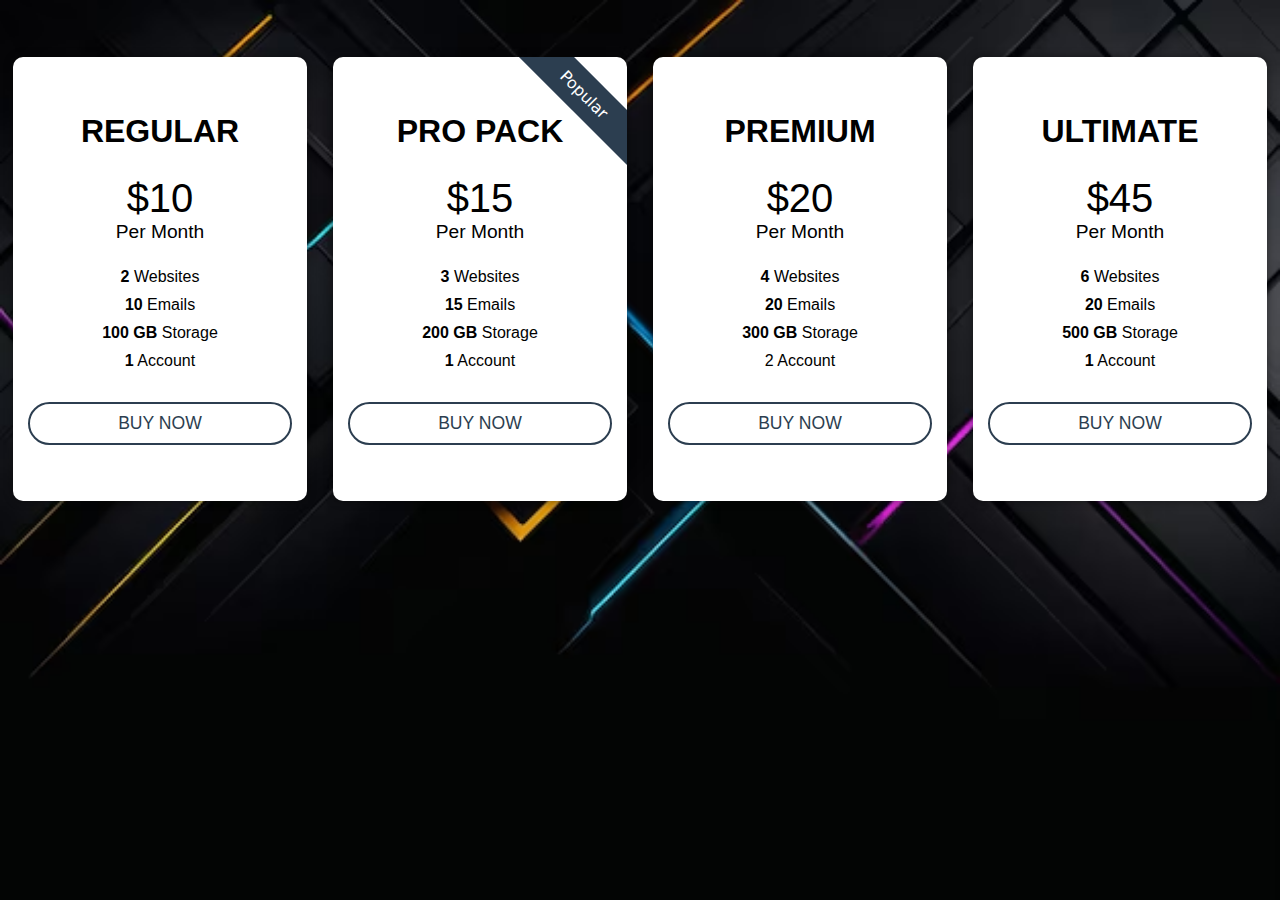
<file: index.html>
<!DOCTYPE html>
<html lang="en">
<head>
    <link rel="stylesheet" href="style.css">
    <meta charset="UTF-8">
    <meta name="viewport" content="width=device-width, initial-scale=1.0">
    <title>Pricing Table</title>
</head>
<body>
    <div class="pricing-table">
        <div class="col">
            <div class="table">
                <h2>Regular</h2>
                <div class="price">
                    $10
                    <span>Per Month</span>
                </div>
                <ul>
                    <li><strong>2</strong> Websites</li>
                    <li><strong>10</strong> Emails</li>
                    <li><strong>100 GB</strong> Storage</li>
                    <li><strong>1</strong> Account</li>
                </ul>
                <a href="#">Buy now</a>
            </div>
        </div>
        <div class="col">
            <div class="table">
                <h2>Pro Pack</h2>
                <p class="pop">Popular</p>
                <div class="price">
                    $15
                    <span>Per Month</span>
                </div>
                <ul>
                    <li><strong>3</strong> Websites</li>
                    <li><strong>15</strong> Emails</li>
                    <li><strong>200 GB</strong> Storage</li>
                    <li><strong>1</strong> Account</li>
                </ul>
                <a href="#">Buy now</a>
            </div>
        </div>
        <div class="col">
            <div class="table">
                <h2>Premium</h2>
                <div class="price">
                    $20
                    <span>Per Month</span>
                </div>
                <ul>
                    <li><strong>4</strong> Websites</li>
                    <li><strong>20</strong> Emails</li>
                    <li><strong>300 GB</strong> Storage</li>
                    <li><s3trong>2</s3trong> Account</li>
                </ul>
                <a href="#">Buy now</a>
            </div>
        </div>
        <div class="col">
            <div class="table">
                <h2>Ultimate</h2>
                <div class="price">
                    $45
                    <span>Per Month</span>
                </div>
                <ul>
                    <li><strong>6</strong> Websites</li>
                    <li><strong>20</strong> Emails</li>
                    <li><strong>500 GB</strong> Storage</li>
                    <li><strong>1</strong> Account</li>
                </ul>
                <a href="#">Buy now</a>
            </div>
        </div>
    </div>
</body>
</html>
</file>
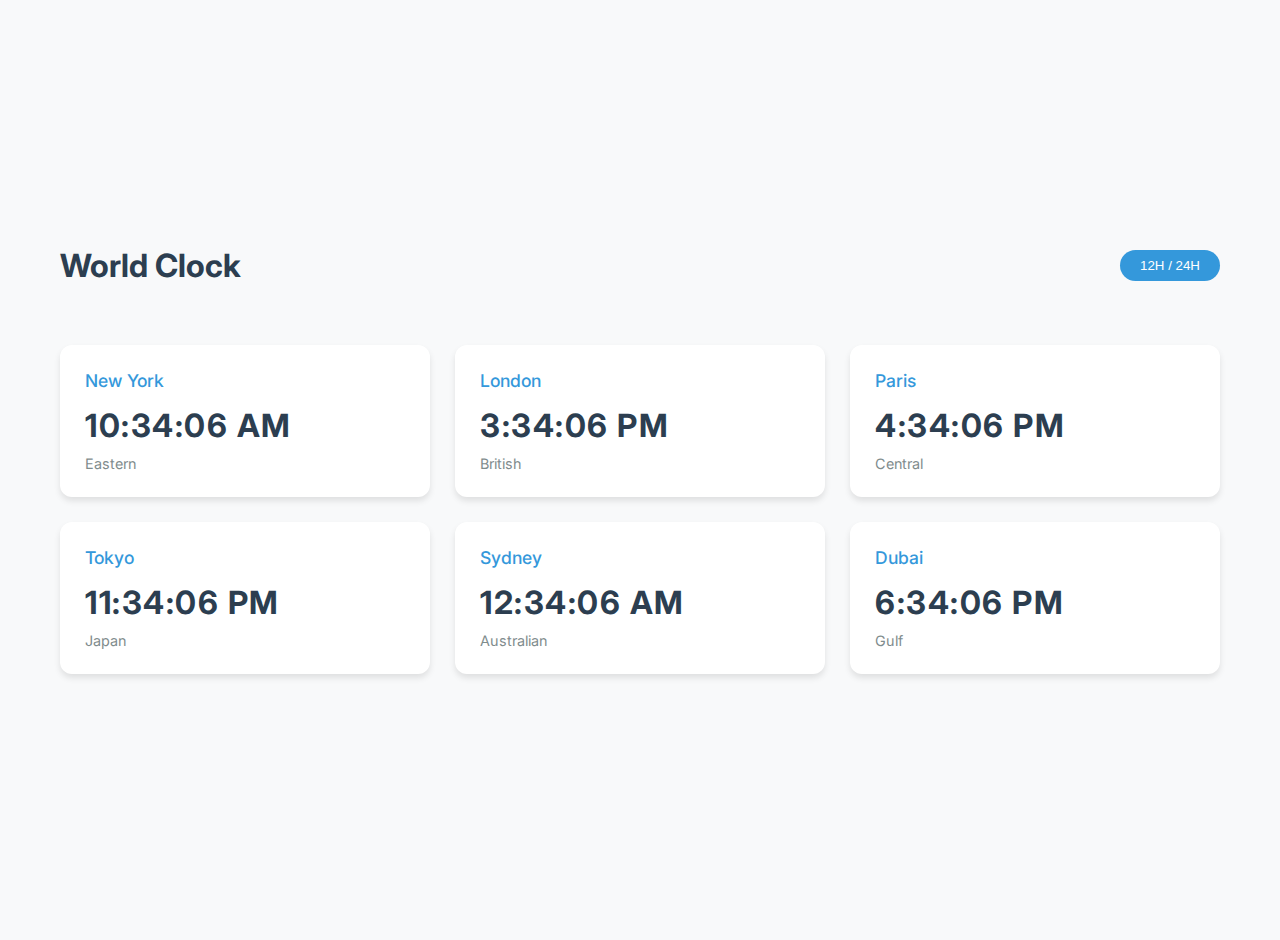
<file: 10-Elegant Digital Clock/index.html>
<!DOCTYPE html>
<html lang="en">
<head>
    <meta charset="UTF-8">
    <meta name="viewport" content="width=device-width, initial-scale=1.0">
    <link rel="stylesheet" href="https://fonts.googleapis.com/css2?family=Inter:wght@300;500;700&display=swap">
    <link rel="stylesheet" href="style.css">
    <title>World Clock</title>
</head>
<body>
    <div class="container">
        <div class="header">
            <h1>World Clock</h1>
            <div class="format-toggle">
                <button id="toggleFormat">12H / 24H</button>
            </div>
        </div>
        
        <div class="clocks-grid">
        </div>
    </div>

    <script src="script.js"></script>
</body>
</html>
</file>
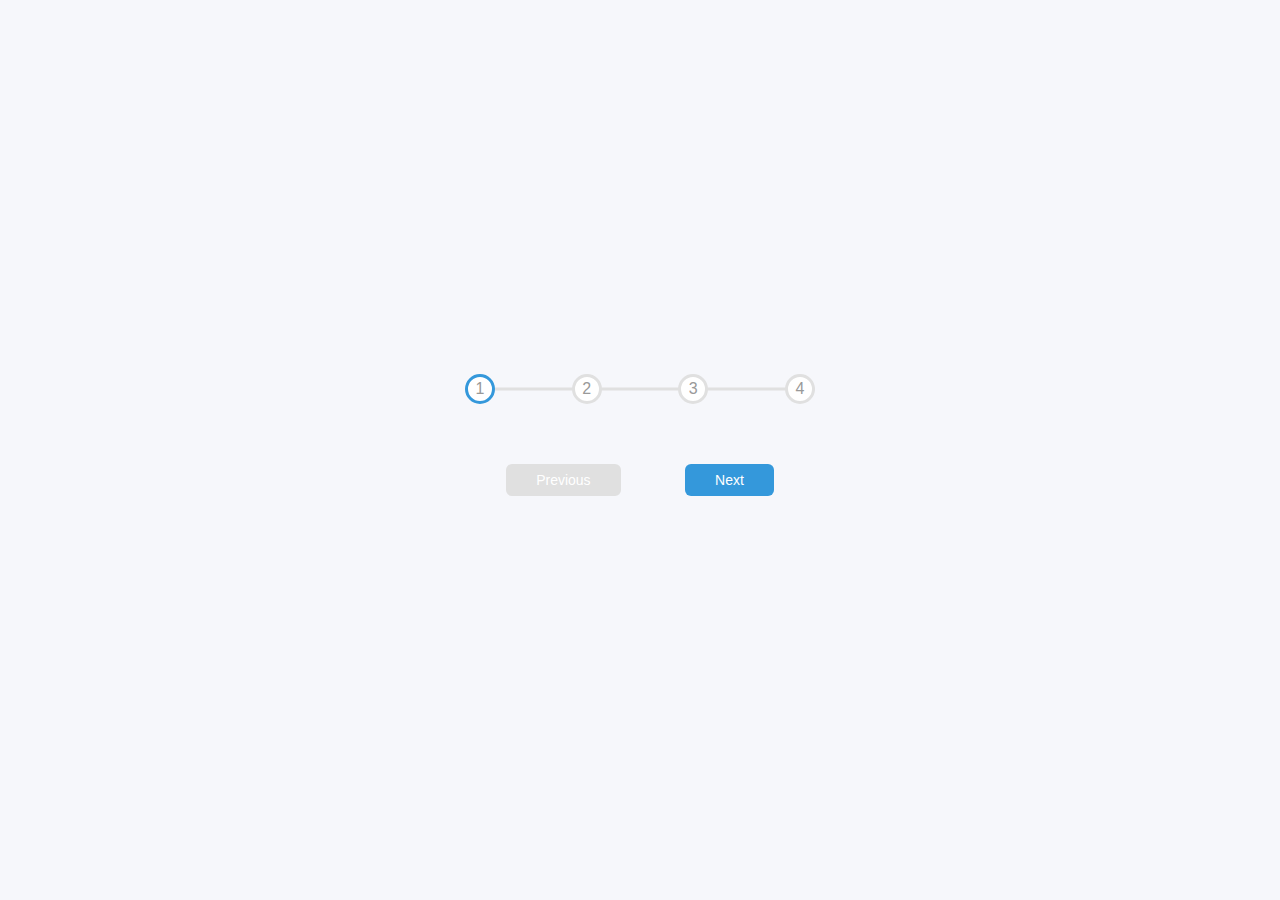
<file: 2-Progress Bar/index.html>
<!DOCTYPE html>
<html lang="en">
<head>
    <meta charset="UTF-8">
    <meta http-equiv="X-UA-Compatible" content="IE=edge">
    <meta name="viewport" content="width=device-width, initial-scale=1.0">
    <link rel="stylesheet" href="style.css" type="text/css">
    <title>Progress bars</title>
</head>
<body>
    <div class="container">
        <div class="progress-container">
            <div class="progress" id="progress"></div>
            <div class="circle active">1</div>
            <div class="circle">2</div>
            <div class="circle">3</div>
            <div class="circle">4</div>
        </div>
        <button class="btn" id="previous" disabled>Previous</button>
        <button class="btn" id="next">Next</button>
    </div>
    <script src="script.js"></script>
</body>
</html>
</file>
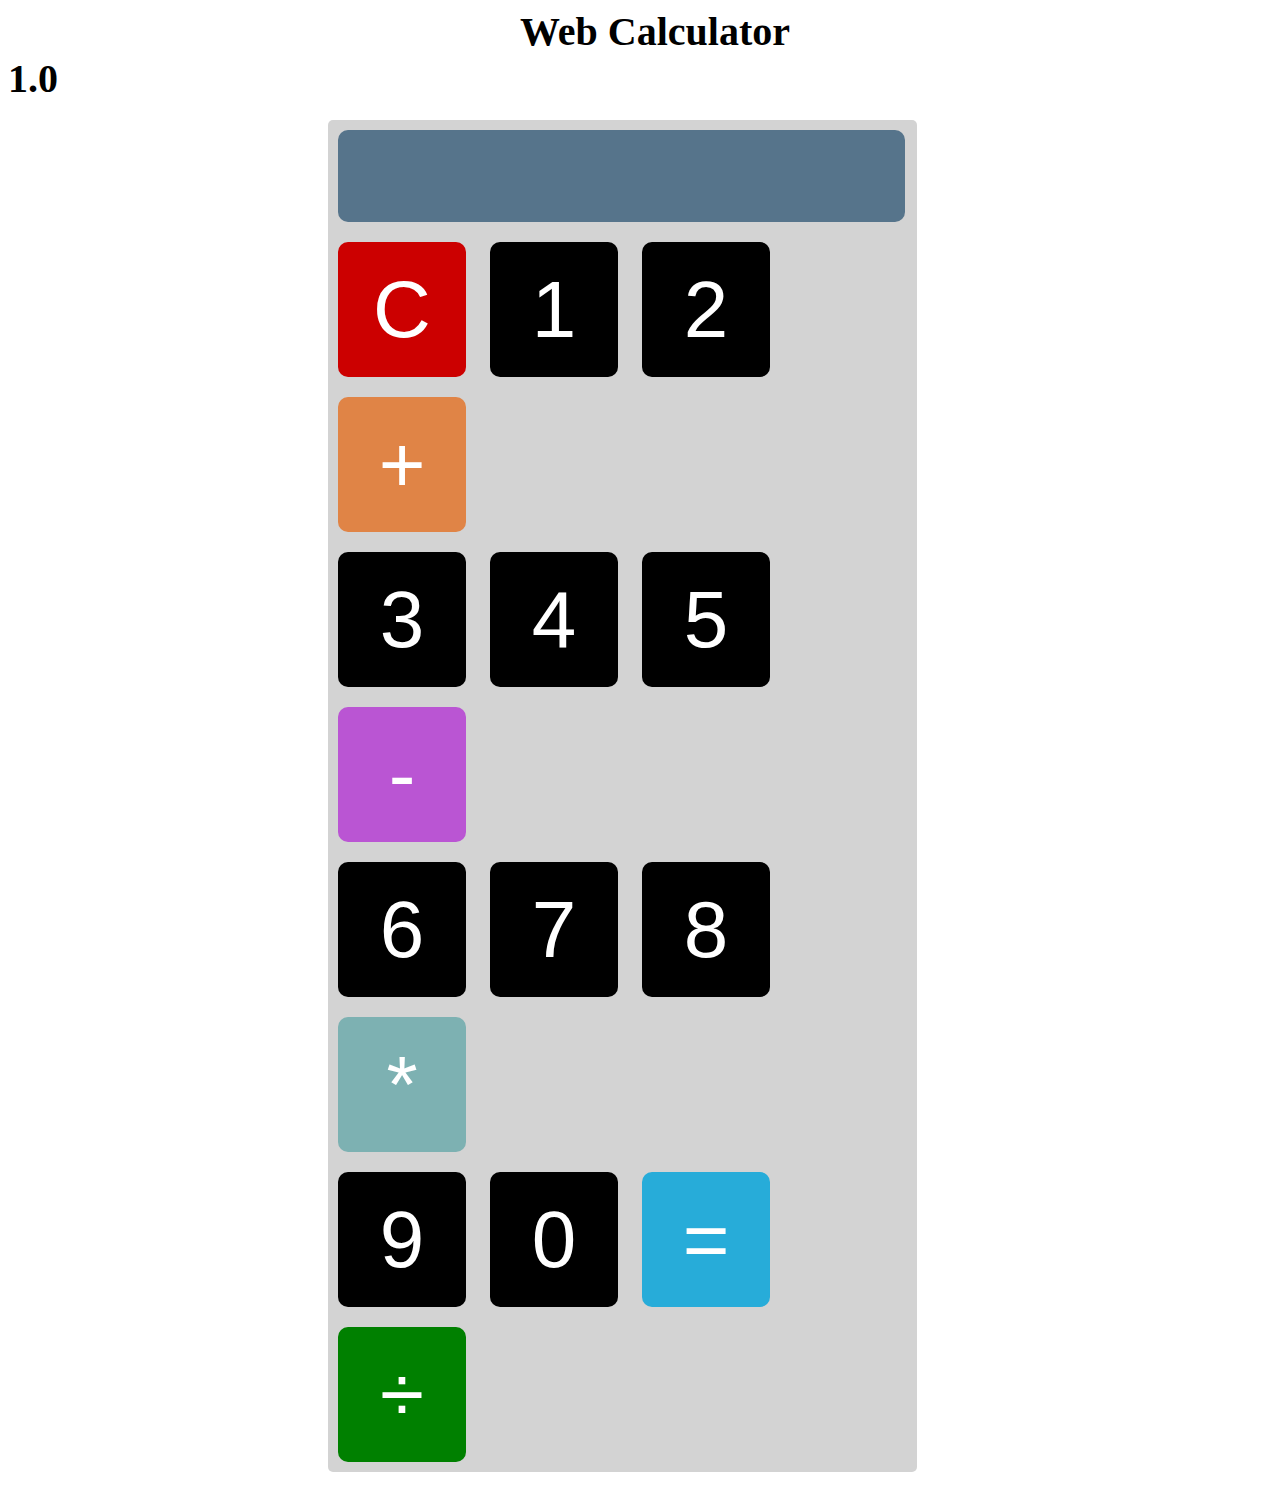
<file: 5-Simple web calculator/index.html>
<!DOCTYPE html>
<html lang="en">
<head>
    <meta charset="UTF-8">
    <meta name="viewport" content="width=device-width, initial-scale=1.0">
    <link rel="stylesheet" href="style.css">
    <title>Simple Web Calculator</title>
</head>
<body>
    <h1>Web Calculator 1.0</h1>
    <br>
    <form id="calculatorForm" name="calc">
        <!-- Creating the display section -->
        <input name="display" style="width: 44vw; height: 10vh; background-color: #56748b; text-align: center;">
        <br>
        <input type="button" value="C" onclick="calc.display.value=''" style="background-color: #cc0000;">
        <input type="button" value="1" onclick="calc.display.value+='1'">
        <input type="button" value="2" onclick="calc.display.value+='2'">
        <input type="button" value="+" onclick="calc.display.value+='+'" style="background-color: #e08446;"> 
        <br>
        <input type="button" value="3" onclick="calc.display.value+='3'">
        <input type="button" value="4" onclick="calc.display.value+='4'">
        <input type="button" value="5" onclick="calc.display.value+='5'">
        <input type="button" value="-" onclick="calc.display.value+='-'" style="background-color: #ba55d3;">
        <br>
        <input type="button" value="6" onclick="calc.display.value+='6'">
        <input type="button" value="7" onclick="calc.display.value+='7'">
        <input type="button" value="8" onclick="calc.display.value+='8'">
        <input type="button" value="*" onclick="calc.display.value+='*'" style="background-color: #7db1b2;">
        <br>
        <input type="button" value="9" onclick="calc.display.value+='9'">
        <input type="button" value="0" onclick="calc.display.value+='0'">
        <input type="button" value="=" onclick="calc.display.value=eval(calc.display.value)" style="background-color: #27acd9;">
        <input type="button" value="&#247" onclick="calc.display.value+='/'" style="background-color: green;">
    </form>
</body>
</html>
</file>
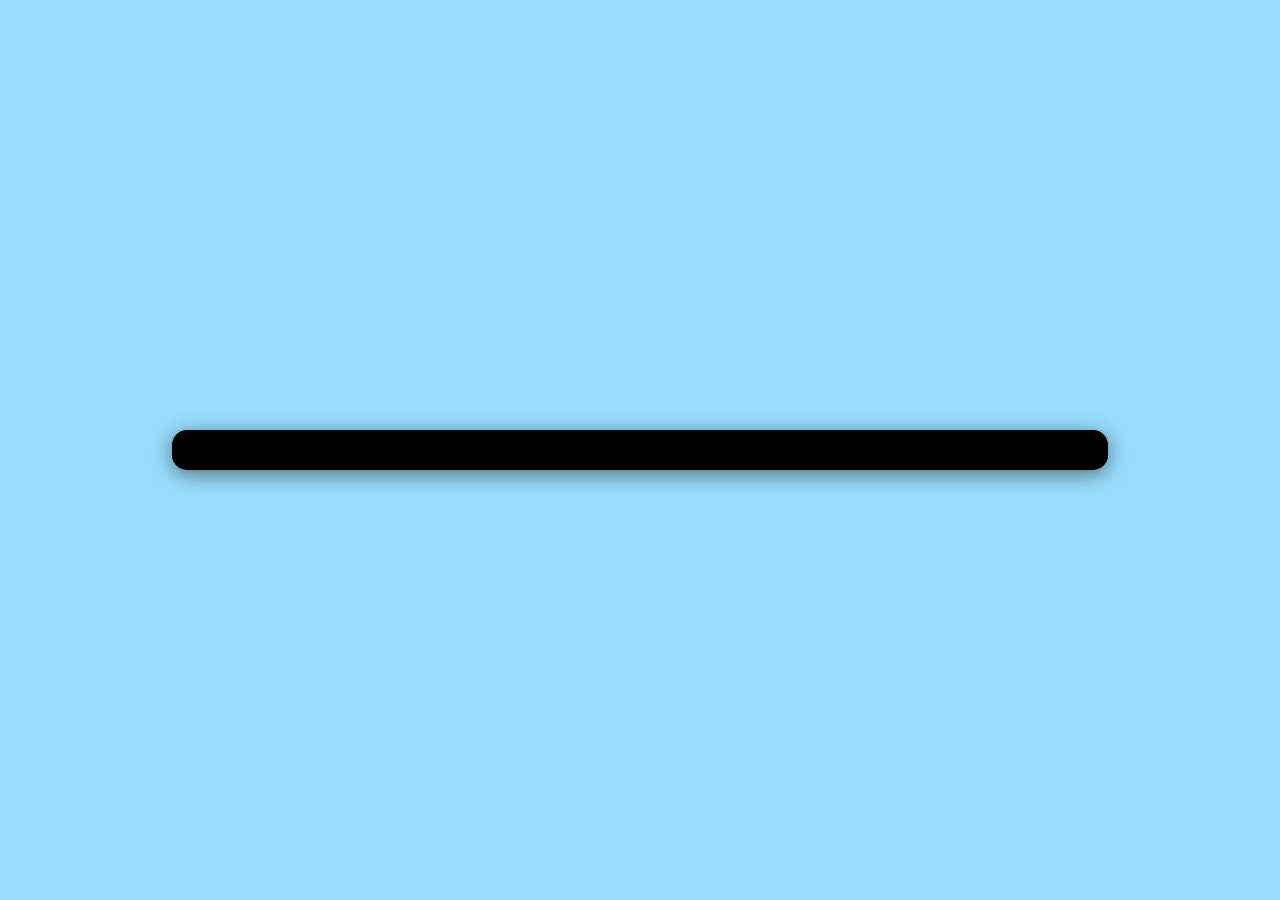
<file: 6-Digital Clock/index.html>
<!DOCTYPE html>
<html lang="en">
<head>
    <meta charset="UTF-8">
    <meta name="viewport" content="width=device-width, initial-scale=1.0">
    <link rel="stylesheet" type="text/css" href="style.css">
    <title>Digital Clock</title>
</head>
<body>
    <div id="clock"></div>

    <script src="script.js"></script>
</body>
</html>
</file>
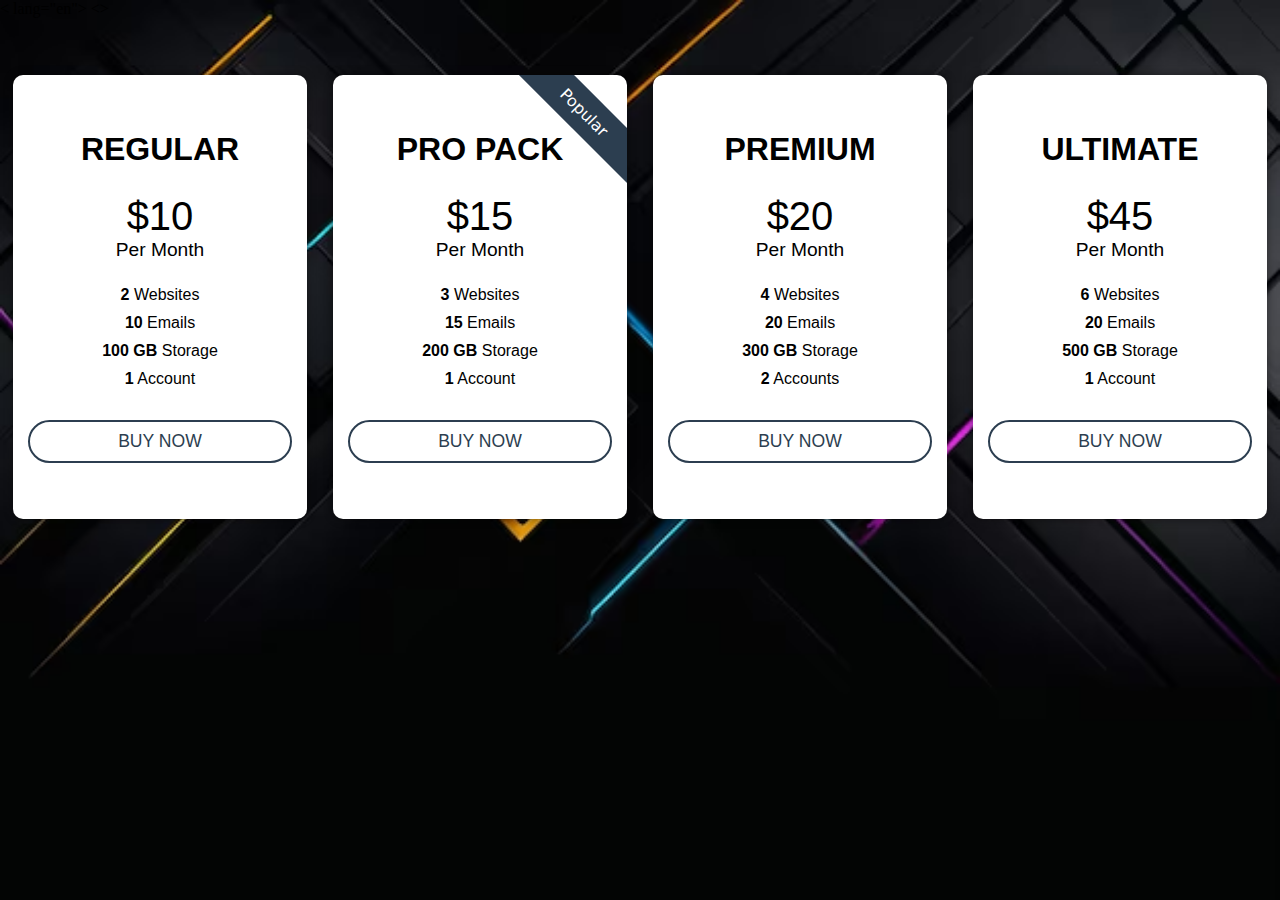
<file: 8-Pricing Table/index.html>
<!DOCTYPE html>
<html lang="en">
<head>
    <link rel="stylesheet" href="style.css">
    <meta charset="UTF-8">
    <meta name="viewport" content="width=device-width, initial-scale=1.0">
    <title>Pricing Table</title>
</head>
<body>
    <!DOCTYPE html>
< lang="en">
<head>
    <link rel="stylesheet" href="style.css">
    <meta charset="UTF-8">
    <meta name="viewport" content="width=device-width, initial-scale=1.0">
    <title>Pricing Table</title>
</head>
<>
    <div class="pricing-table">
        <div class="col">
            <div class="table">
                <h2>Regular</h2>
                <div class="price">
                    $10
                    <span>Per Month</span>
                </div>
                <ul>
                    <li><strong>2</strong> Websites</li>
                    <li><strong>10</strong> Emails</li>
                    <li><strong>100 GB</strong> Storage</li>
                    <li><strong>1</strong> Account</li>
                </ul>
                <a href="#">Buy now</a>
            </div>
        </div>
        <div class="col">
            <div class="table">
                <h2>Pro Pack</h2>
                <p class="pop">Popular</p>
                <div class="price">
                    $15
                    <span>Per Month</span>
                </div>
                <ul>
                    <li><strong>3</strong> Websites</li>
                    <li><strong>15</strong> Emails</li>
                    <li><strong>200 GB</strong> Storage</li>
                    <li><strong>1</strong> Account</li>
                </ul>
                <a href="#">Buy now</a>
            </div>
        </div>
        <div class="col">
            <div class="table">
                <h2>Premium</h2>
                <div class="price">
                    $20
                    <span>Per Month</span>
                </div>
                <ul>
                    <li><strong>4</strong> Websites</li>
                    <li><strong>20</strong> Emails</li>
                    <li><strong>300 GB</strong> Storage</li>
                    <li><strong>2</strong> Accounts</li>
                </ul>
                <a href="#">Buy now</a>
            </div>
        </div>
        <div class="col">
            <div class="table">
                <h2>Ultimate</h2>
                <div class="price">
                    $45
                    <span>Per Month</span>
                </div>
                <ul>
                    <li><strong>6</strong> Websites</li>
                    <li><strong>20</strong> Emails</li>
                    <li><strong>500 GB</strong> Storage</li>
                    <li><strong>1</strong> Account</li>
                </ul>
                <a href="#">Buy now</a>
            </div>
        </div>
    </div>
</body>
</html>
</file>
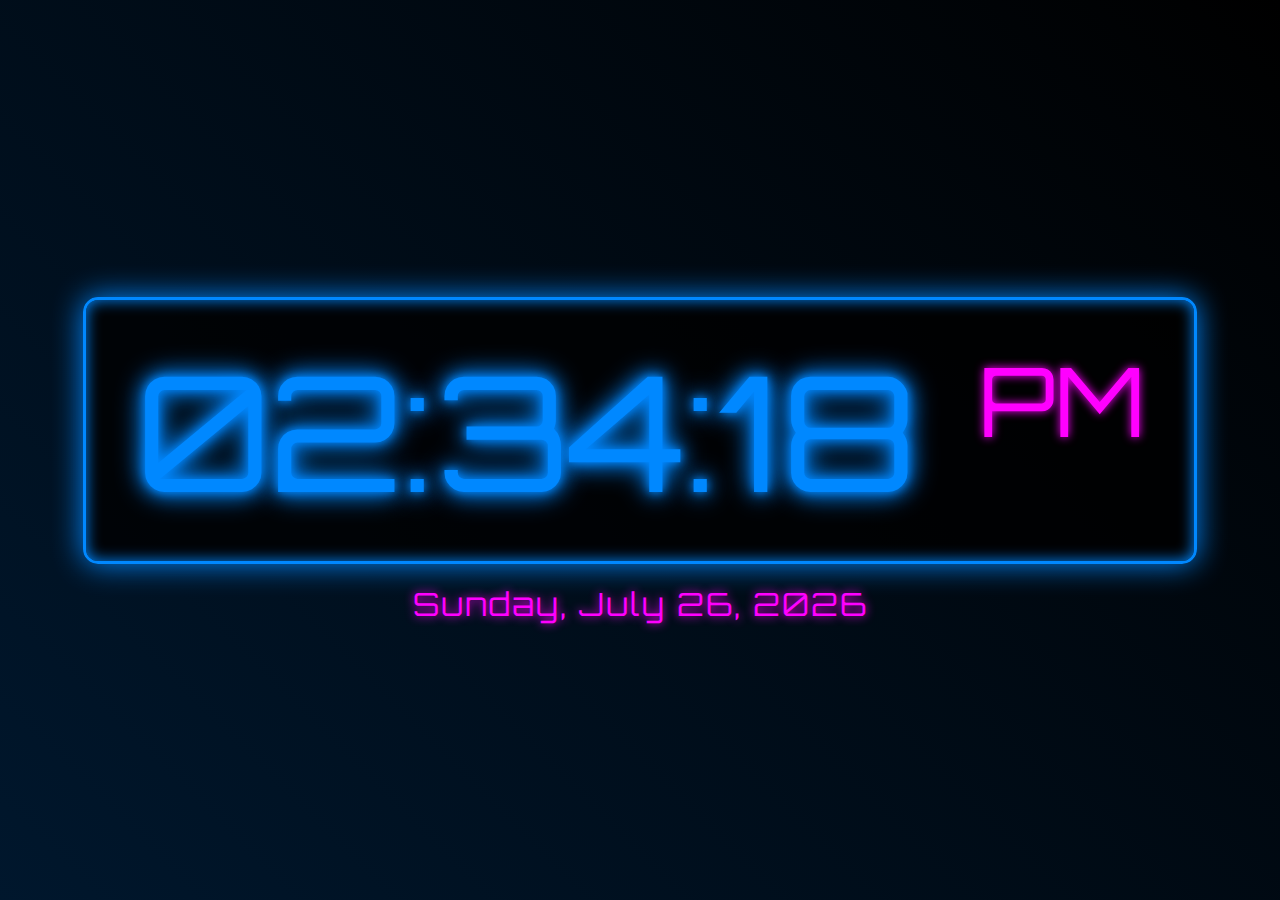
<file: 9-Epic Digital Clock/index.html>
<!DOCTYPE html>
<html lang="en">
<head>
    <meta charset="UTF-8">
    <meta name="viewport" content="width=device-width, initial-scale=1.0">
    <link rel="stylesheet" href="https://fonts.googleapis.com/css2?family=Orbitron:wght@400;700&display=swap">
    <link rel="stylesheet" href="style.css">
    <title>Epic Digital Clock</title>
</head>
<body>
    <div class="container">
        <div id="clock"></div>
        <div id="date"></div>
    </div>
    <script src="script.js"></script>
</body>
</html>
</file>
<file: style.css>
body {
    margin: 0;
    padding: 0;
    background: url(bg.avif) no-repeat;
    background-size: cover;
    background-attachment: fixed;
}
.pricing-table {
    max-width: 1400px;
    margin: auto;
    display: flex;
    justify-content: center;
    text-align: center;
    flex-wrap: wrap;
}
.col {
    flex: 25%;
    padding: 1%;
    max-width: 640px;
    box-sizing: border-box;
}
.table {
    background: #fff;
    padding: 10% 5%;
    margin-top: 15%;
    font-family: 'Gill Sans', 'Gill Sans MT', Calibri, 'Trebuchet MS', sans-serif;
    position: relative;
    overflow: hidden;
    box-shadow: 0 0 10px #00000070;
    border-radius: 10px;
}
.table h2 {
    text-transform: uppercase;
    font-size: 2rem;
}
.table ul {
    margin: 0;
    padding: 0;
    list-style-type: none;
}
.table ul li {
    padding: 5px 0;
}
.table a {
    display: block;
    padding: 1vh 1vw;
    margin: 10% 0;
    text-decoration: none;
    color: #2c3e50;
    border: 2px solid #2c3e50;
    border-radius: 40px;
    text-transform: uppercase;
    font-size: 1.1rem;
    transition: 0.5s linear;
}
.table a:hover {
    color: #fff;
    background-color: #2c3e50;
}
.pop {
    color: #fff;
    background: #2c3e50;
    transform: rotate(45deg);
    padding: 10px 50px;
    position: absolute;
    top: 2px;
    right: -37px;
    font-family: system-ui, -apple-system, BlinkMacSystemFont, 'Segoe UI', Roboto, Oxygen, Ubuntu, Cantarell, 'Open Sans', 'Helvetica Neue', sans-serif;
}
.price {
    font-size: 40px;
    margin-bottom: 20px;
}
.price span {
    display: block;
    font-size: 1.2rem;
}
/* Media Queries for Responsiveness */
@media screen and (max-width: 980px) {
    .col {
        flex: 50%;
    }
    .table h2 {
        font-size: 1.8rem;
    }
    .price {
        font-size: 30px;
    }
    .price span {
        font-size: 1rem;
    }
    .table a {
        font-size: 1rem;
    }
 }
 
 @media screen and (max-width: 660px) {
    .col {
        flex-basis: 100%;
        max-width: 95vw;
        padding: 2px;
    }
    .col:last-child {
        margin-bottom: 15%;
    }
    .table h2 {
        font-size: 1.5rem;
    }
    .price {
        font-size: 25px;
    }
    .price span {
        font-size: .9rem;
    }
    .table a {
        font-size:.9rem;
    }
 }
</file>
<file: 10-Elegant Digital Clock/style.css>
:root {
    --primary: #2c3e50;
    --secondary: #3498db;
    --background: #f8f9fa;
    --text: #2c3e50;
    --card-bg: #ffffff;
    --shadow: 0 4px 6px rgba(0, 0, 0, 0.1);
}

body {
    margin: 0;
    min-height: 100vh;
    display: flex;
    justify-content: center;
    align-items: center;
    background: var(--background);
    font-family: 'Inter', sans-serif;
    padding: 20px;
}

.container {
    width: 100%;
    max-width: 1200px;
}

.header {
    display: flex;
    justify-content: space-between;
    align-items: center;
    margin-bottom: 40px;
    padding: 0 20px;
}

h1 {
    color: var(--primary);
    font-weight: 700;
    margin: 0;
}

.clocks-grid {
    display: grid;
    grid-template-columns: repeat(auto-fit, minmax(280px, 1fr));
    gap: 25px;
    padding: 20px;
}

.clock-card {
    background: var(--card-bg);
    border-radius: 12px;
    padding: 25px;
    box-shadow: var(--shadow);
    transition: transform 0.2s ease;
}

.clock-card:hover {
    transform: translateY(-5px);
}

.location {
    color: var(--secondary);
    font-weight: 500;
    margin-bottom: 15px;
    font-size: 1.1rem;
}

.time {
    font-size: 2rem;
    font-weight: 700;
    color: var(--text);
    letter-spacing: 1.5px;
}

.timezone {
    color: #7f8c8d;
    font-size: 0.9rem;
    margin-top: 10px;
}

button {
    padding: 8px 20px;
    border: none;
    border-radius: 25px;
    background: var(--secondary);
    color: white;
    cursor: pointer;
    transition: all 0.2s ease;
}

button:hover {
    opacity: 0.9;
    transform: scale(1.05);
}

@media (max-width: 768px) {
    .time {
        font-size: 1.8rem;
    }
    
    .clocks-grid {
        grid-template-columns: 1fr;
    }
}
</file>
<file: 2-Progress Bar/style.css>
* {
    box-sizing: border-box;
}
:root {
    --line-border-fill: #3498db;
    --line-border-empty: #e0e0e0;
}
body{
    background-color: #f6f7fb;
    font-family: Arial, Helvetica, sans-serif;
    display: flex;
    align-items: center;
    justify-content: center;
    height: 100vh;
    overflow: hidden;
    margin: 0;
}
.container {
    text-align: center;
}
.progress-container {
    display: flex;
    justify-content: space-between;
    position: relative;
    margin-bottom: 30px;
    max-width: 100%;
    width: 350px;
}
.progress-container::before {
    content: '';
    background-color: var(--line-border-empty);
    position: absolute;
    top: 50%;
    left: 0;
    transform: translateY(-50%);
    height: 3px;
    width: 100%;
    z-index: -1;
    transition: 0.4s ease;
}
.progress {
    background-color: var(--line-border-fill);
    position: absolute;
    top: 50%;
    left: 0;
    transform: translateY(-50%);
    height: 3px;
    width: 0%;
    z-index: -1;
    transition: 0.4s ease;
}
.circle {
    display: flex;
    align-items: center;
    justify-content: center;
    color: #999;
    background-color: #fff;
    border-radius: 50%;
    border: 3px solid var(--line-border-empty);
    height: 30px;
    width: 30px;
    transition: 0.4s ease;
}
.circle.active {
    border-color: var(--line-border-fill);
}
.btn {
    color: #fff;
    background-color: var(--line-border-fill);
    border-radius: 6px;
    border: 0;
    cursor: pointer;
    font-family: inherit;
    font-size: 14px;
    padding: 8px 30px;
    margin: 30px;
}
.btn:active {
    transform: scale(0.97);
}
.btn.focus {
    outline: 0;
}
.btn:disabled {
    background-color: var(--line-border-empty);
    cursor: not-allowed;
}
</file>
<file: 5-Simple web calculator/style.css>
h1 {
    display: inline;
    margin: 0px 40vw;
    font-size: 2.5rem;
    font-weight: bolder;
}
#calculatorForm {
    margin: 2vh 25vw;
    border-radius: 5px;
    width: 46vw;
    background-color: lightgray;
}
input {
    width: 10vw;
    height: 15vh;
    font-size: 5rem;
    border-radius: 10px;
    margin: 10px;
    background-color: #000;
    color: #fff;
    border-style: none;
}
</file>
<file: 6-Digital Clock/style.css>
body {
    margin: 0;
    height: 100vh;
    display: flex;
    align-items: center; /* Centered vertically */
    justify-content: center; /* Centered horizontally */
    background-color: #99ddfc;
}

#clock {
    margin: 0;
    width: 70%; /* Responsive width */
    padding: 20px;
    color: #fff;
    font-size: 10rem;
    text-align: center;
    border-radius: 15px;
    background-color: #000;
    font-family: Arial, Helvetica, sans-serif;
    box-shadow: 0 4px 20px rgba(0, 0, 0, 0.5);
}
</file>
<file: 8-Pricing Table/style.css>
body {
    margin: 0;
    padding: 0;
    background: url(bg.avif) no-repeat;
    background-size: cover;
    background-attachment: fixed;
}
.pricing-table {
    max-width: 1400px;
    margin: auto;
    display: flex;
    justify-content: center;
    text-align: center;
    flex-wrap: wrap;
}
.col {
    flex: 25%;
    padding: 1%;
    max-width: 640px;
    box-sizing: border-box;
}
.table {
    background: #fff;
    padding: 10% 5%;
    margin-top: 15%;
    font-family: 'Gill Sans', 'Gill Sans MT', Calibri, 'Trebuchet MS', sans-serif;
    position: relative;
    overflow: hidden;
    box-shadow: 0 0 10px #00000070;
    border-radius: 10px;
}
.table h2 {
    text-transform: uppercase;
    font-size: 2rem;
}
.table ul {
    margin: 0;
    padding: 0;
    list-style-type: none;
}
.table ul li {
    padding: 5px 0;
}
.table a {
    display: block;
    padding: 1vh 1vw;
    margin: 10% 0;
    text-decoration: none;
    color: #2c3e50;
    border: 2px solid #2c3e50;
    border-radius: 40px;
    text-transform: uppercase;
    font-size: 1.1rem;
    transition: 0.5s linear;
}
.table a:hover {
    color: #fff;
    background-color: #2c3e50;
}
.pop {
    color: #fff;
    background: #2c3e50;
    transform: rotate(45deg);
    padding: 10px 50px;
    position: absolute;
    top: 2px;
    right: -37px;
    font-family: system-ui, -apple-system, BlinkMacSystemFont, 'Segoe UI', Roboto, Oxygen, Ubuntu, Cantarell, 'Open Sans', 'Helvetica Neue', sans-serif;
}
.price {
    font-size: 40px;
    margin-bottom: 20px;
}
.price span {
    display: block;
    font-size: 1.2rem;
}
/* Media Queries for Responsiveness */
@media screen and (max-width: 980px) {
    .col {
        flex: 50%;
    }
    .table h2 {
        font-size: 1.8rem;
    }
    .price {
        font-size: 30px;
    }
    .price span {
        font-size: 1rem;
    }
    .table a {
        font-size: 1rem;
    }
 }
 
 @media screen and (max-width: 660px) {
    .col {
        flex-basis: 100%;
        max-width: 95vw;
        padding: 2px;
    }
    .col:last-child {
        margin-bottom: 15%;
    }
    .table h2 {
        font-size: 1.5rem;
    }
    .price {
        font-size: 25px;
    }
    .price span {
        font-size: .9rem;
    }
    .table a {
        font-size:.9rem;
    }
 }
</file>
<file: 9-Epic Digital Clock/style.css>
:root {
    --neon-blue: #08f;
    --neon-pink: #ff00ff;
    --background-gradient: linear-gradient(45deg, #00172d, #000000);
}

body {
    margin: 0;
    height: 100vh;
    display: flex;
    align-items: center;
    justify-content: center;
    background: var(--background-gradient);
    animation: gradientShift 20s ease infinite;
    overflow: hidden;
}

.container {
    text-align: center;
    position: relative;
    z-index: 1;
}

#clock {
    font-family: 'Orbitron', sans-serif;
    font-size: clamp(3rem, 15vw, 10rem);
    color: var(--neon-blue);
    text-shadow: 0 0 10px var(--neon-blue),
                 0 0 20px var(--neon-blue),
                 0 0 30px var(--neon-blue);
    margin: 20px;
    padding: 30px 50px;
    border: 3px solid var(--neon-blue);
    border-radius: 15px;
    background: rgba(0, 0, 0, 0.8);
    box-shadow: 0 0 30px var(--neon-blue),
                inset 0 0 15px var(--neon-blue);
    animation: glowPulse 2s ease-in-out infinite alternate;
}

#date {
    font-family: 'Orbitron', sans-serif;
    font-size: clamp(1rem, 4vw, 2rem);
    color: var(--neon-pink);
    text-shadow: 0 0 10px var(--neon-pink);
    margin-top: 20px;
    letter-spacing: 2px;
}

.period {
    font-size: 0.6em;
    vertical-align: super;
    margin-left: 0.2em;
    color: var(--neon-pink);
    text-shadow: 0 0 10px var(--neon-pink);
}

@keyframes glowPulse {
    from {
        filter: brightness(1);
        box-shadow: 0 0 30px var(--neon-blue),
                    inset 0 0 15px var(--neon-blue);
    }
    to {
        filter: brightness(1.2);
        box-shadow: 0 0 50px var(--neon-blue),
                    inset 0 0 25px var(--neon-blue);
    }
}

@keyframes gradientShift {
    0% { background-position: 0% 50%; }
    50% { background-position: 100% 50%; }
    100% { background-position: 0% 50%; }
}

@media (max-width: 768px) {
    #clock {
        padding: 20px 30px;
        font-size: clamp(2rem, 12vw, 8rem);
    }
}
</file>
